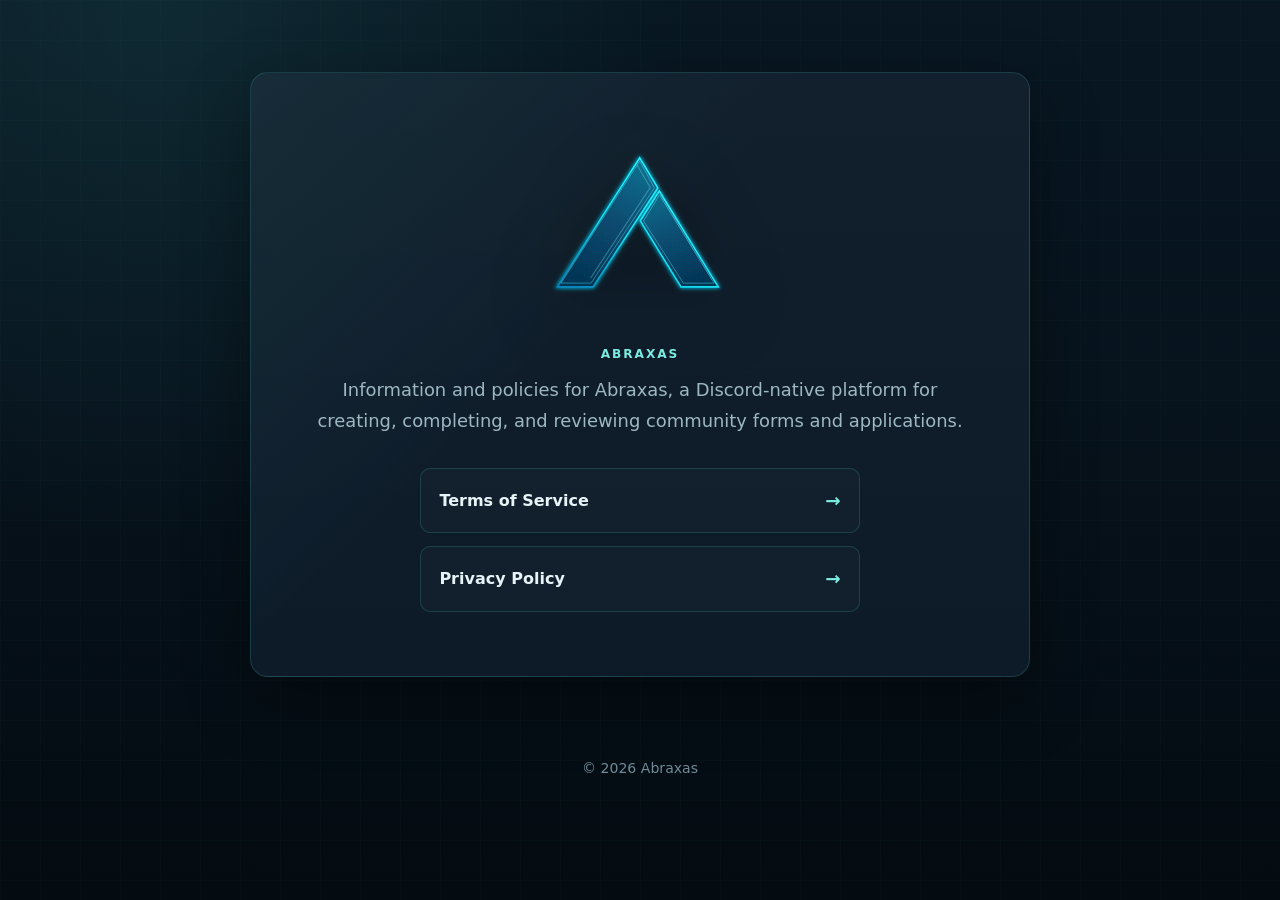
<file: index.html>
<!doctype html>
<html lang="en">
<head>
  <meta charset="utf-8">
  <meta name="viewport" content="width=device-width, initial-scale=1">
  <meta name="description" content="Information and policies for Abraxas, a Discord-native forms and applications platform.">
  <meta name="theme-color" content="#07131d">
  <link rel="icon" href="assets/abraxas-mark.svg" type="image/svg+xml">
  <link rel="stylesheet" href="styles.css">
  <title>Abraxas</title>
</head>
<body>
  <main>
    <section class="home-shell" aria-labelledby="site-title">
      <img class="home-mark" src="assets/abraxas-mark.svg" alt="Abraxas">
      <p class="eyebrow" id="site-title">Abraxas</p>
      <p class="lede">
        Information and policies for Abraxas, a Discord-native platform for creating,
        completing, and reviewing community forms and applications.
      </p>

      <nav class="links" aria-label="Abraxas policies">
        <a class="policy-link" href="termsofservice.html">
          <span>Terms of Service</span>
          <span class="arrow" aria-hidden="true">→</span>
        </a>
        <a class="policy-link" href="privacypolicy.html">
          <span>Privacy Policy</span>
          <span class="arrow" aria-hidden="true">→</span>
        </a>
      </nav>
    </section>
  </main>

  <footer>&copy; 2026 Abraxas</footer>
</body>
</html>
</file>
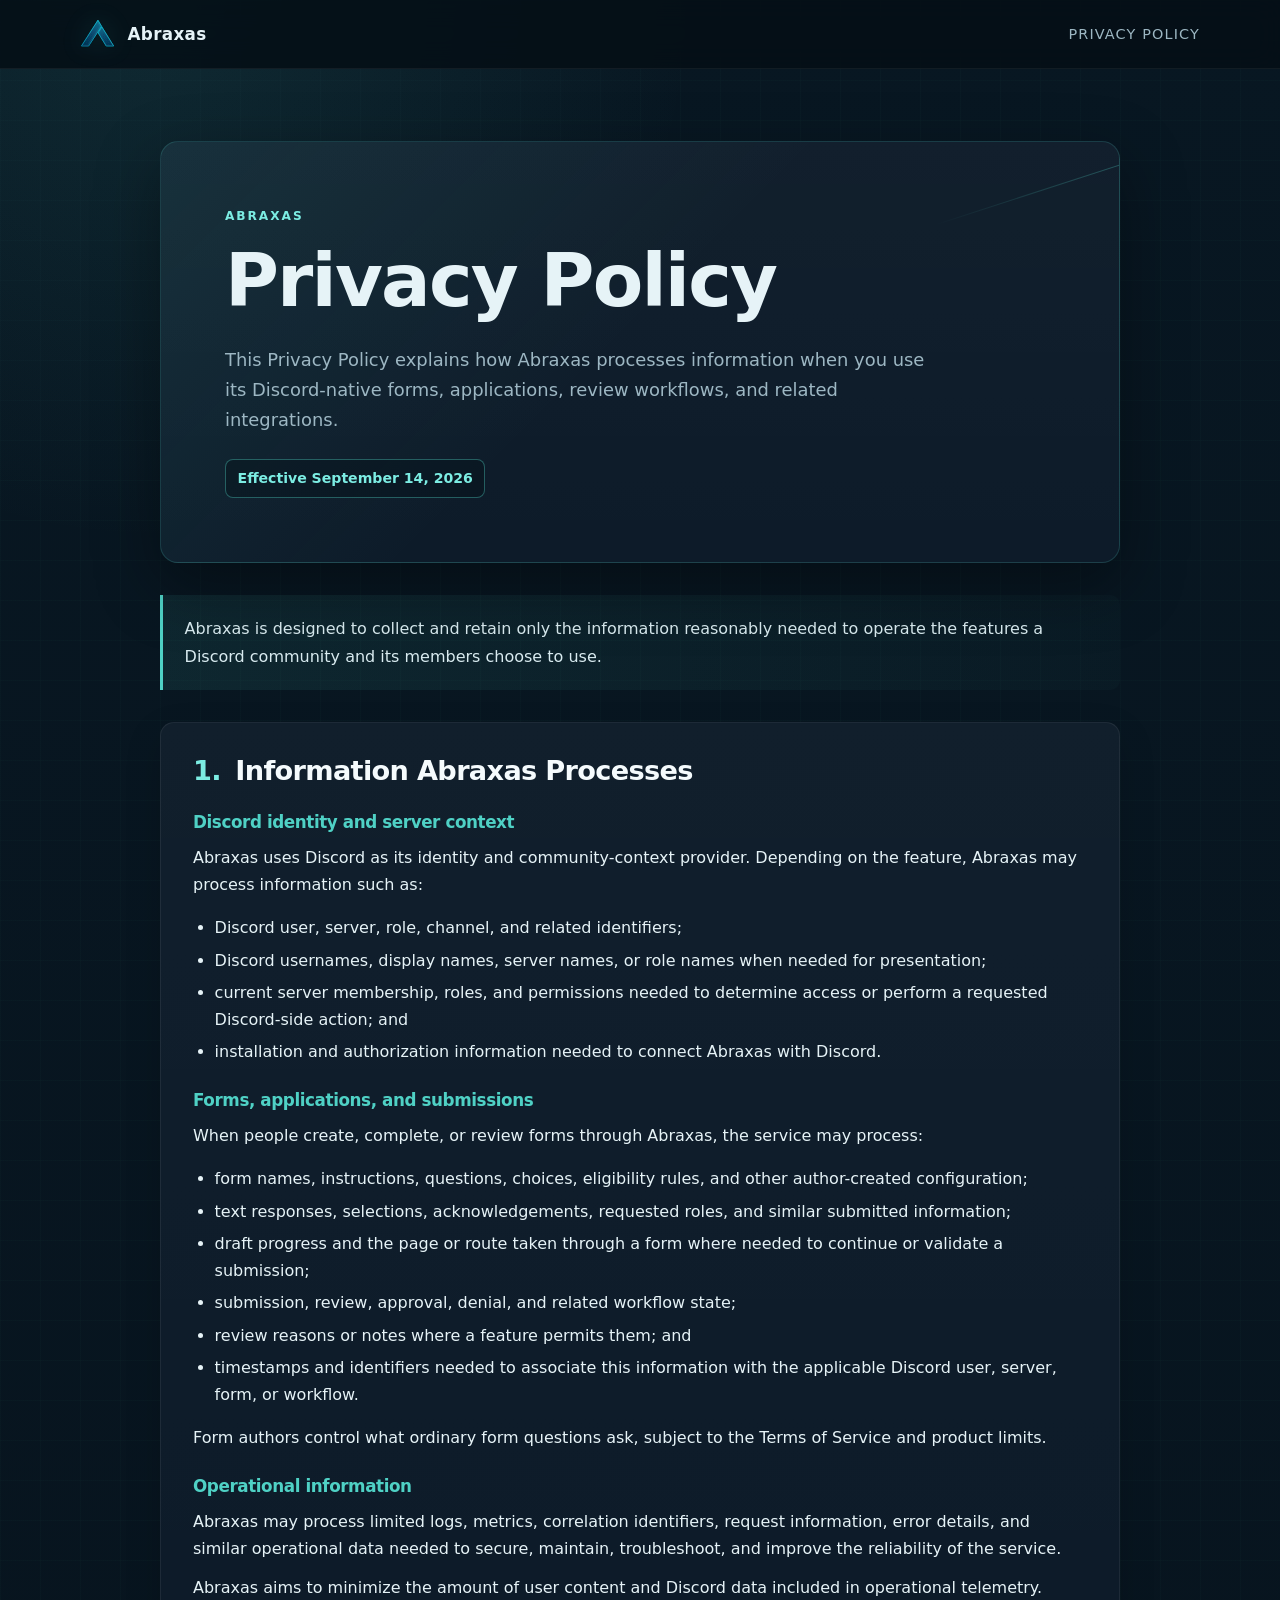
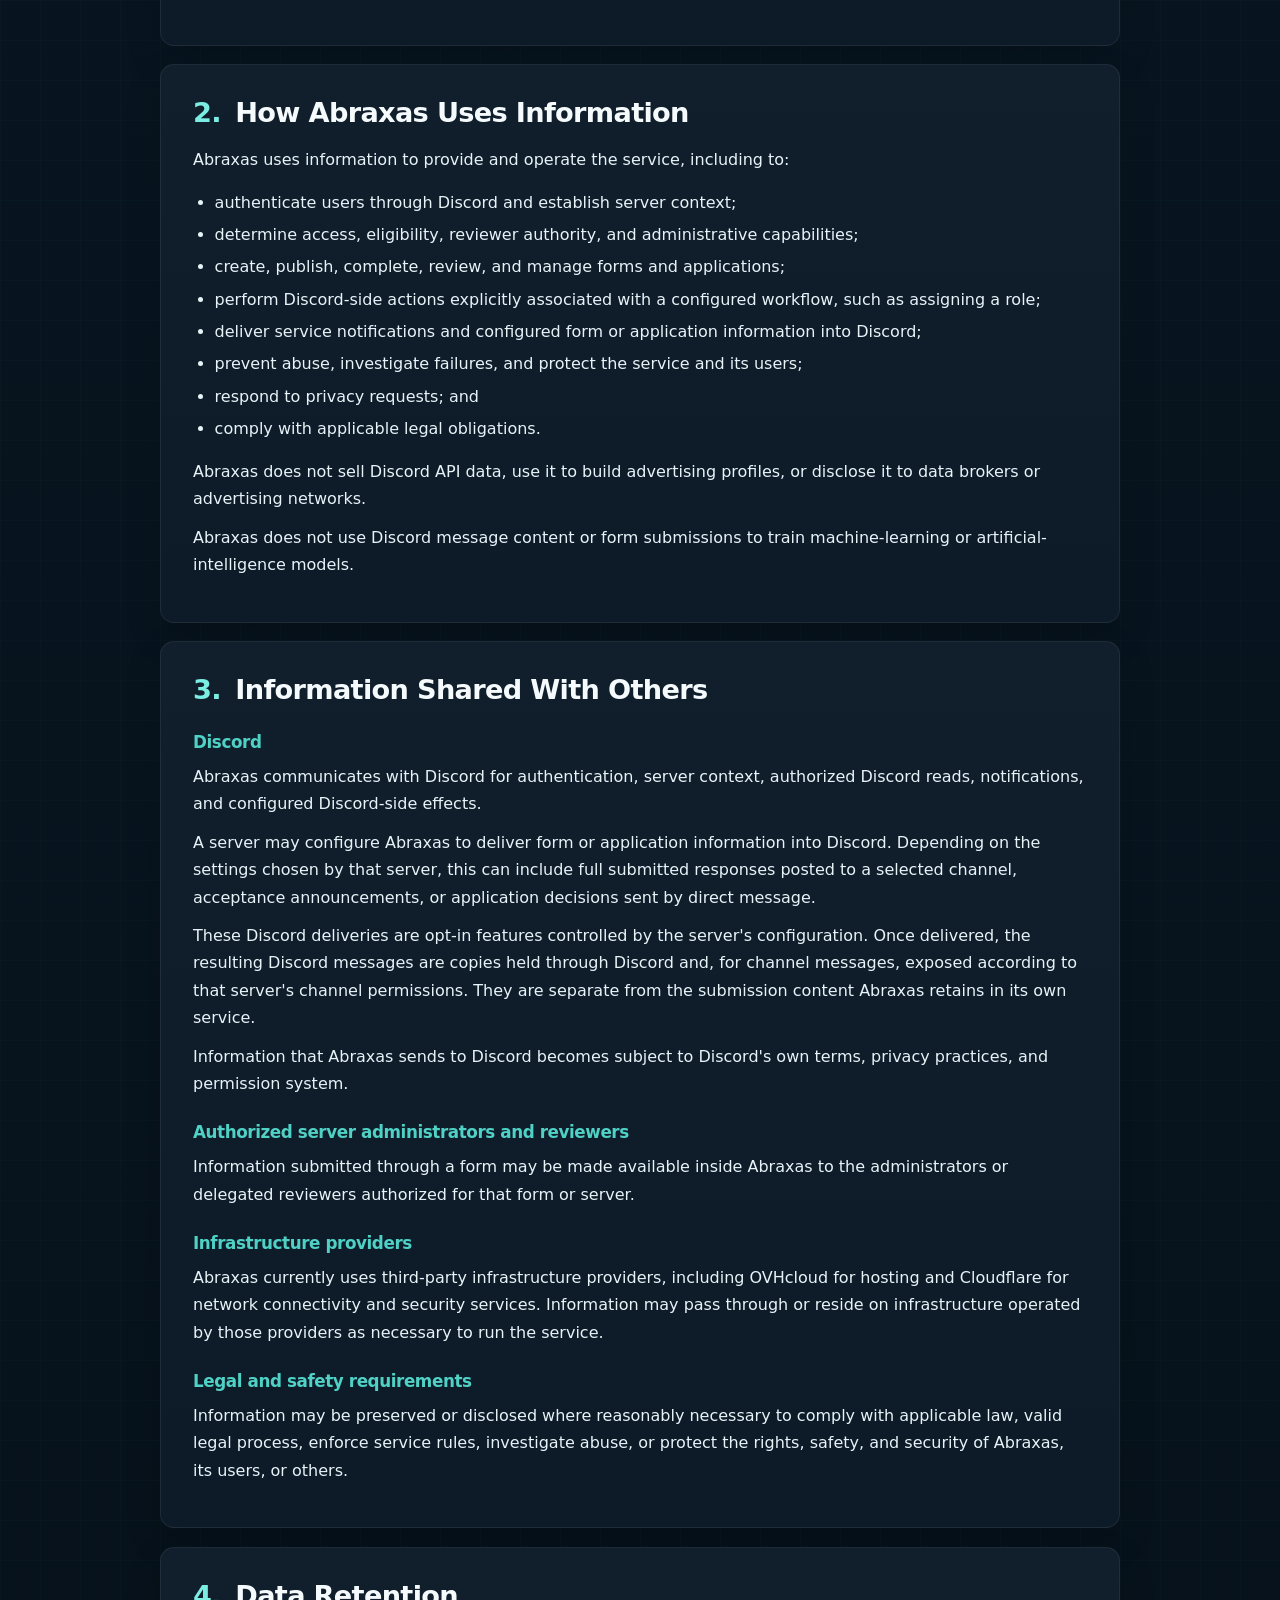
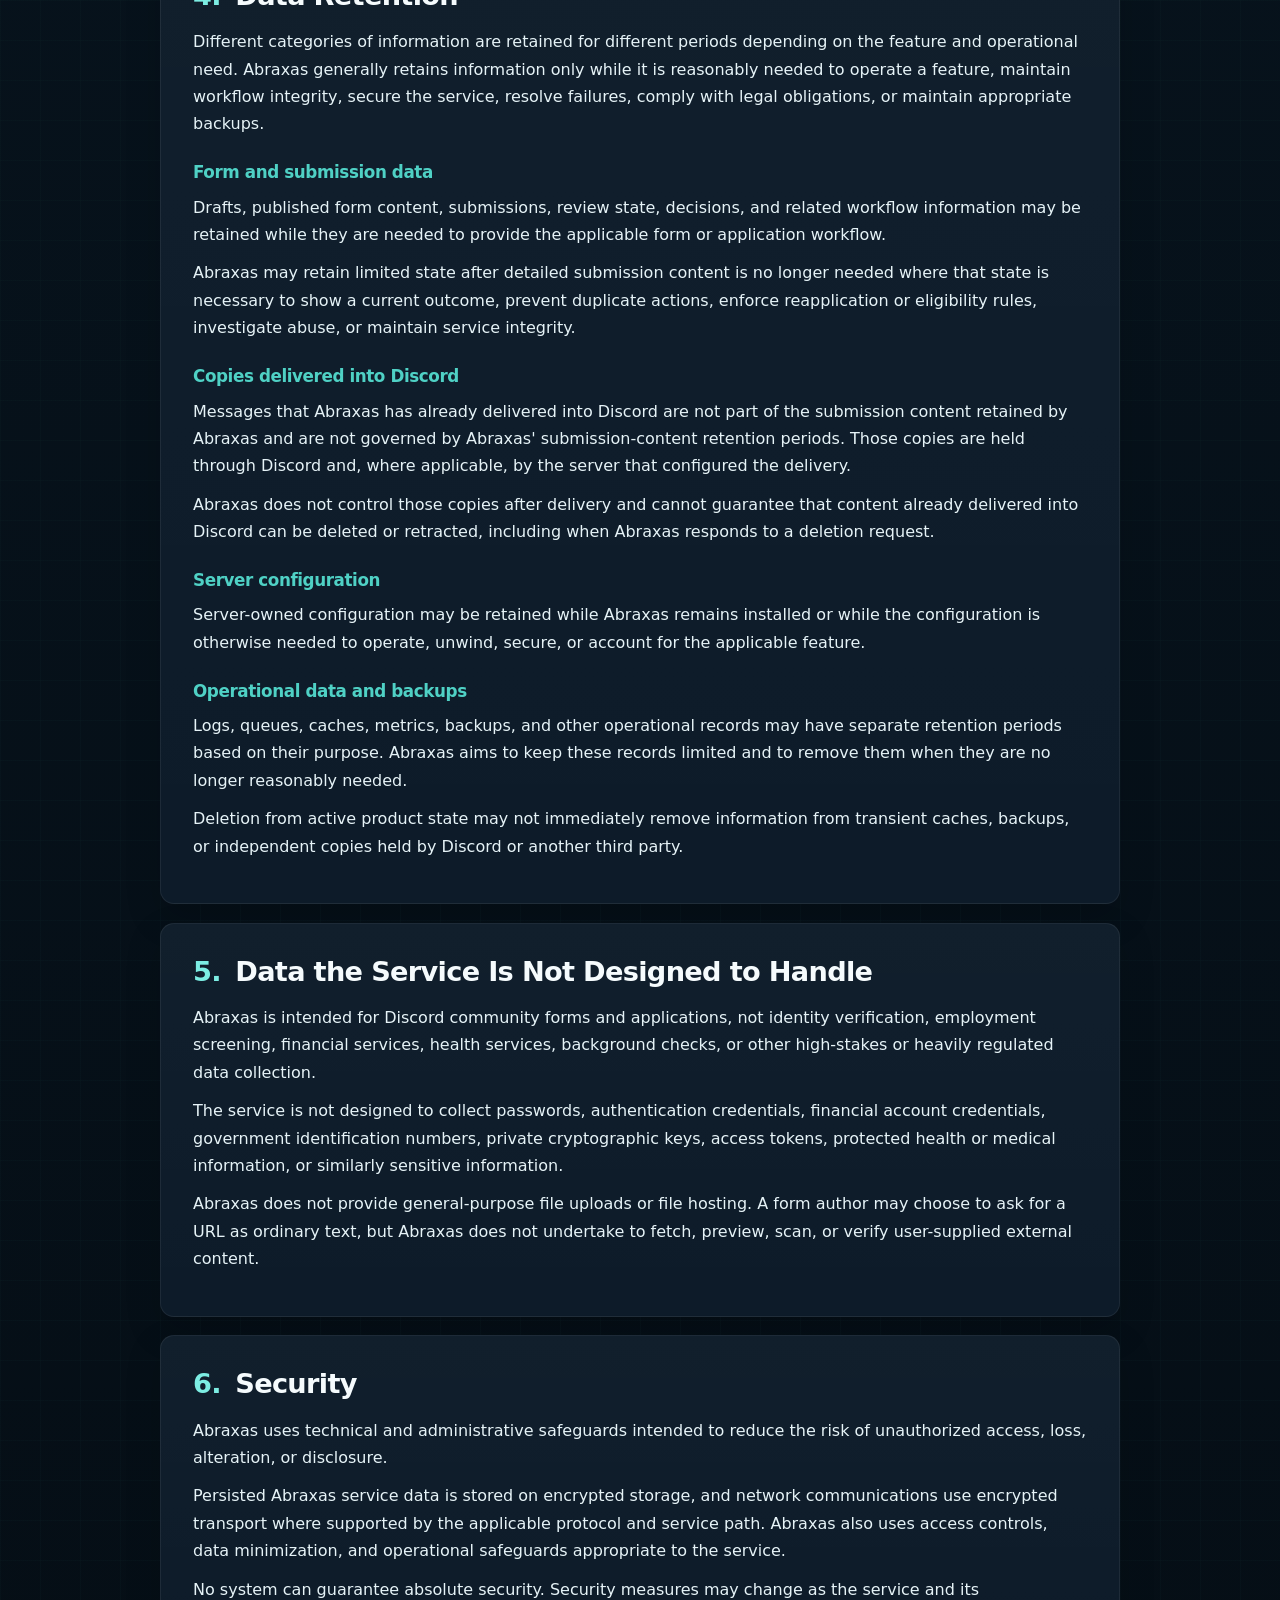
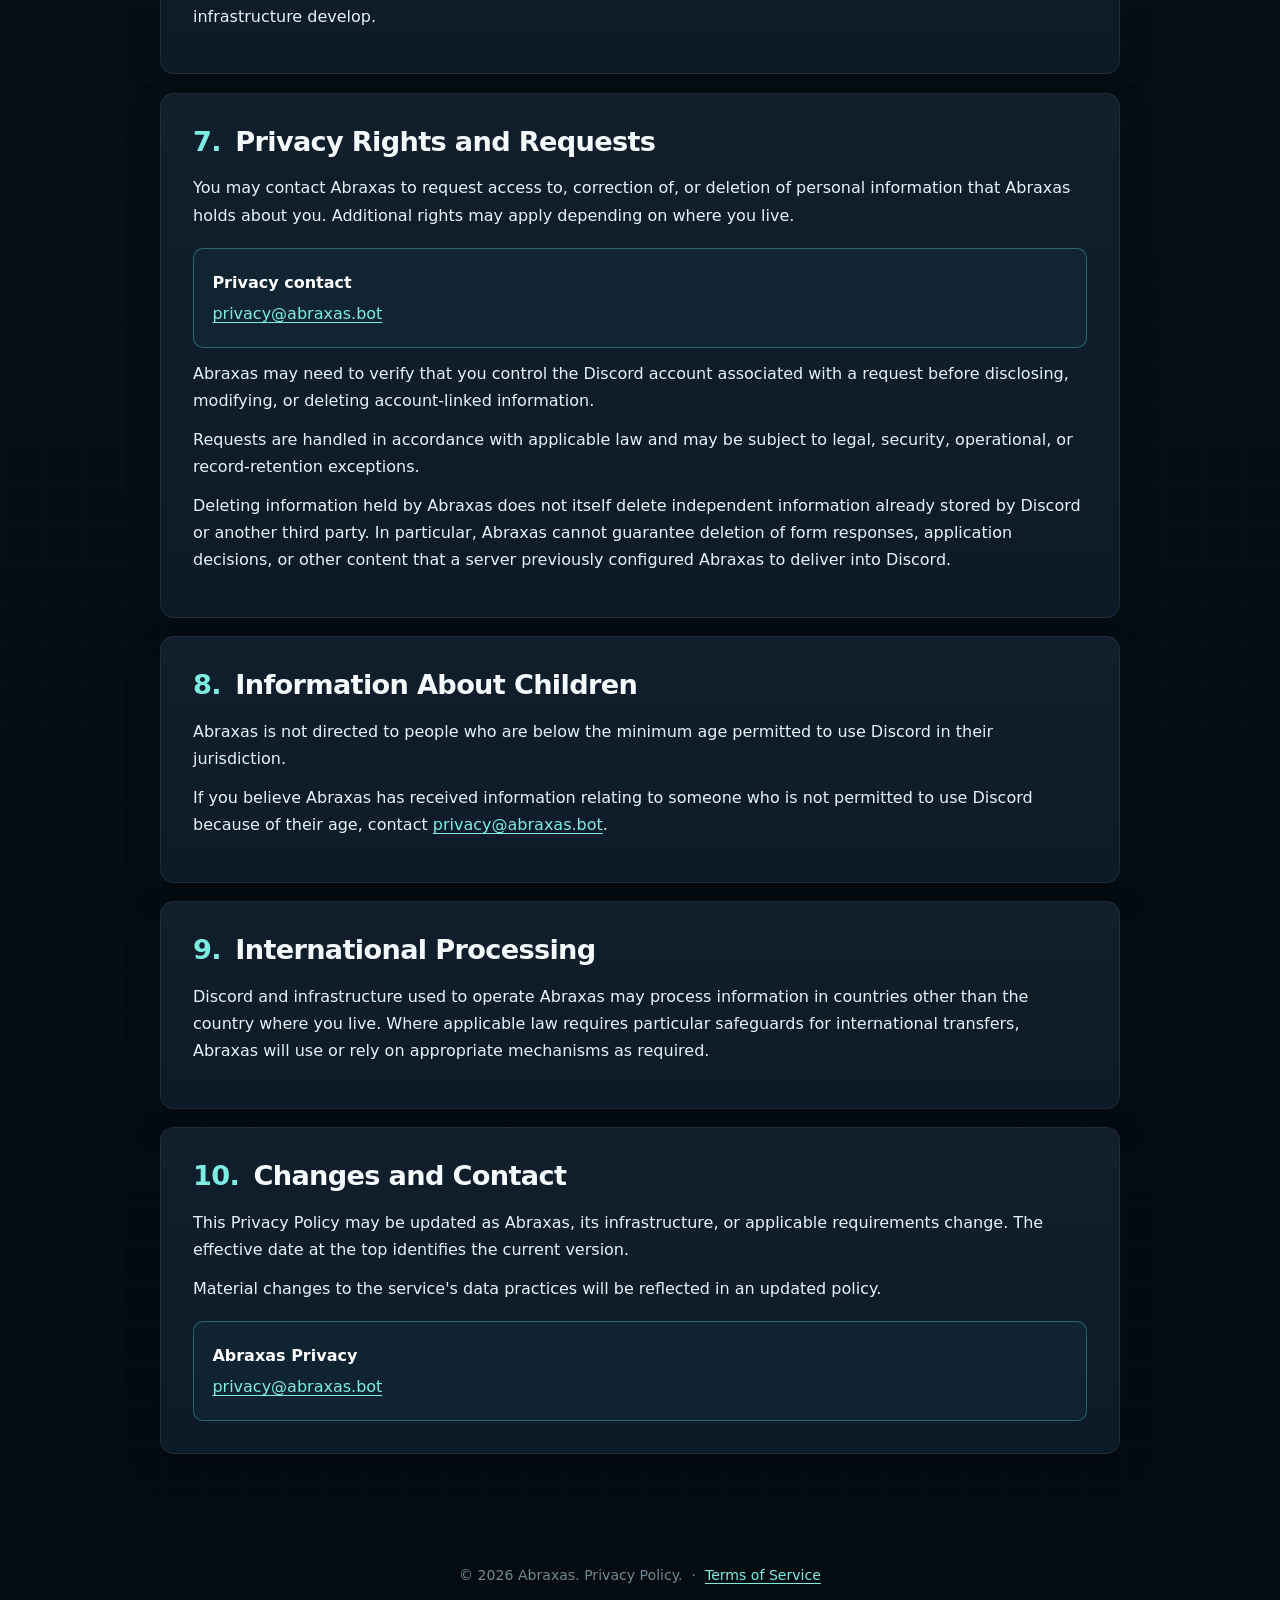
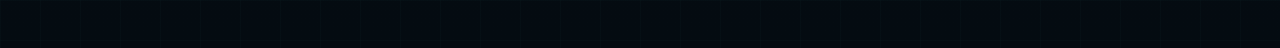
<file: privacypolicy.html>
<!doctype html>
<html lang="en">
<head>
  <meta charset="utf-8">
  <meta name="viewport" content="width=device-width, initial-scale=1">
  <meta name="description" content="Abraxas Privacy Policy describing how the service processes, uses, shares, retains, and protects information.">
  <meta name="theme-color" content="#07131d">
  <link rel="icon" href="assets/abraxas-mark.svg" type="image/svg+xml">
  <link rel="stylesheet" href="styles.css">
  <title>Privacy Policy | Abraxas</title>
</head>
<body>
  <a class="skip-link" href="#main-content">Skip to privacy policy</a>

  <header class="site-header">
    <div class="header-inner">
      <a class="brand" href="index.html" aria-label="Abraxas home">
        <img class="brand-logo" src="assets/abraxas-mark.svg" alt="">
        <span class="brand-name">Abraxas</span>
      </a>
      <span class="header-label">Privacy Policy</span>
    </div>
  </header>

  <main id="main-content">
    <section class="hero" aria-labelledby="page-title">
      <p class="eyebrow">Abraxas</p>
      <h1 id="page-title">Privacy Policy</h1>
      <p class="hero-lede">
        This Privacy Policy explains how Abraxas processes information when you use its
        Discord-native forms, applications, review workflows, and related integrations.
      </p>
      <div class="effective-date">Effective September 14, 2026</div>
    </section>

    <div class="principle">
      Abraxas is designed to collect and retain only the information reasonably needed to
      operate the features a Discord community and its members choose to use.
    </div>

    <section class="policy-section">
      <h2><span class="number">1.</span> Information Abraxas Processes</h2>

      <h3>Discord identity and server context</h3>
      <p>Abraxas uses Discord as its identity and community-context provider. Depending on the feature, Abraxas may process information such as:</p>
      <ul>
        <li>Discord user, server, role, channel, and related identifiers;</li>
        <li>Discord usernames, display names, server names, or role names when needed for presentation;</li>
        <li>current server membership, roles, and permissions needed to determine access or perform a requested Discord-side action; and</li>
        <li>installation and authorization information needed to connect Abraxas with Discord.</li>
      </ul>

      <h3>Forms, applications, and submissions</h3>
      <p>When people create, complete, or review forms through Abraxas, the service may process:</p>
      <ul>
        <li>form names, instructions, questions, choices, eligibility rules, and other author-created configuration;</li>
        <li>text responses, selections, acknowledgements, requested roles, and similar submitted information;</li>
        <li>draft progress and the page or route taken through a form where needed to continue or validate a submission;</li>
        <li>submission, review, approval, denial, and related workflow state;</li>
        <li>review reasons or notes where a feature permits them; and</li>
        <li>timestamps and identifiers needed to associate this information with the applicable Discord user, server, form, or workflow.</li>
      </ul>
      <p>Form authors control what ordinary form questions ask, subject to the Terms of Service and product limits.</p>

      <h3>Operational information</h3>
      <p>Abraxas may process limited logs, metrics, correlation identifiers, request information, error details, and similar operational data needed to secure, maintain, troubleshoot, and improve the reliability of the service.</p>
      <p>Abraxas aims to minimize the amount of user content and Discord data included in operational telemetry.</p>
    </section>

    <section class="policy-section">
      <h2><span class="number">2.</span> How Abraxas Uses Information</h2>
      <p>Abraxas uses information to provide and operate the service, including to:</p>
      <ul>
        <li>authenticate users through Discord and establish server context;</li>
        <li>determine access, eligibility, reviewer authority, and administrative capabilities;</li>
        <li>create, publish, complete, review, and manage forms and applications;</li>
        <li>perform Discord-side actions explicitly associated with a configured workflow, such as assigning a role;</li>
        <li>deliver service notifications and configured form or application information into Discord;</li>
        <li>prevent abuse, investigate failures, and protect the service and its users;</li>
        <li>respond to privacy requests; and</li>
        <li>comply with applicable legal obligations.</li>
      </ul>
      <p>Abraxas does not sell Discord API data, use it to build advertising profiles, or disclose it to data brokers or advertising networks.</p>
      <p>Abraxas does not use Discord message content or form submissions to train machine-learning or artificial-intelligence models.</p>
    </section>

    <section class="policy-section">
      <h2><span class="number">3.</span> Information Shared With Others</h2>

      <h3>Discord</h3>
      <p>Abraxas communicates with Discord for authentication, server context, authorized Discord reads, notifications, and configured Discord-side effects.</p>
      <p>A server may configure Abraxas to deliver form or application information into Discord. Depending on the settings chosen by that server, this can include full submitted responses posted to a selected channel, acceptance announcements, or application decisions sent by direct message.</p>
      <p>These Discord deliveries are opt-in features controlled by the server's configuration. Once delivered, the resulting Discord messages are copies held through Discord and, for channel messages, exposed according to that server's channel permissions. They are separate from the submission content Abraxas retains in its own service.</p>
      <p>Information that Abraxas sends to Discord becomes subject to Discord's own terms, privacy practices, and permission system.</p>

      <h3>Authorized server administrators and reviewers</h3>
      <p>Information submitted through a form may be made available inside Abraxas to the administrators or delegated reviewers authorized for that form or server.</p>

      <h3>Infrastructure providers</h3>
      <p>Abraxas currently uses third-party infrastructure providers, including OVHcloud for hosting and Cloudflare for network connectivity and security services. Information may pass through or reside on infrastructure operated by those providers as necessary to run the service.</p>

      <h3>Legal and safety requirements</h3>
      <p>Information may be preserved or disclosed where reasonably necessary to comply with applicable law, valid legal process, enforce service rules, investigate abuse, or protect the rights, safety, and security of Abraxas, its users, or others.</p>
    </section>

    <section class="policy-section">
      <h2><span class="number">4.</span> Data Retention</h2>
      <p>Different categories of information are retained for different periods depending on the feature and operational need. Abraxas generally retains information only while it is reasonably needed to operate a feature, maintain workflow integrity, secure the service, resolve failures, comply with legal obligations, or maintain appropriate backups.</p>

      <h3>Form and submission data</h3>
      <p>Drafts, published form content, submissions, review state, decisions, and related workflow information may be retained while they are needed to provide the applicable form or application workflow.</p>
      <p>Abraxas may retain limited state after detailed submission content is no longer needed where that state is necessary to show a current outcome, prevent duplicate actions, enforce reapplication or eligibility rules, investigate abuse, or maintain service integrity.</p>

      <h3>Copies delivered into Discord</h3>
      <p>Messages that Abraxas has already delivered into Discord are not part of the submission content retained by Abraxas and are not governed by Abraxas' submission-content retention periods. Those copies are held through Discord and, where applicable, by the server that configured the delivery.</p>
      <p>Abraxas does not control those copies after delivery and cannot guarantee that content already delivered into Discord can be deleted or retracted, including when Abraxas responds to a deletion request.</p>

      <h3>Server configuration</h3>
      <p>Server-owned configuration may be retained while Abraxas remains installed or while the configuration is otherwise needed to operate, unwind, secure, or account for the applicable feature.</p>

      <h3>Operational data and backups</h3>
      <p>Logs, queues, caches, metrics, backups, and other operational records may have separate retention periods based on their purpose. Abraxas aims to keep these records limited and to remove them when they are no longer reasonably needed.</p>
      <p>Deletion from active product state may not immediately remove information from transient caches, backups, or independent copies held by Discord or another third party.</p>
    </section>

    <section class="policy-section">
      <h2><span class="number">5.</span> Data the Service Is Not Designed to Handle</h2>
      <p>Abraxas is intended for Discord community forms and applications, not identity verification, employment screening, financial services, health services, background checks, or other high-stakes or heavily regulated data collection.</p>
      <p>The service is not designed to collect passwords, authentication credentials, financial account credentials, government identification numbers, private cryptographic keys, access tokens, protected health or medical information, or similarly sensitive information.</p>
      <p>Abraxas does not provide general-purpose file uploads or file hosting. A form author may choose to ask for a URL as ordinary text, but Abraxas does not undertake to fetch, preview, scan, or verify user-supplied external content.</p>
    </section>

    <section class="policy-section">
      <h2><span class="number">6.</span> Security</h2>
      <p>Abraxas uses technical and administrative safeguards intended to reduce the risk of unauthorized access, loss, alteration, or disclosure.</p>
      <p>Persisted Abraxas service data is stored on encrypted storage, and network communications use encrypted transport where supported by the applicable protocol and service path. Abraxas also uses access controls, data minimization, and operational safeguards appropriate to the service.</p>
      <p>No system can guarantee absolute security. Security measures may change as the service and its infrastructure develop.</p>
    </section>

    <section class="policy-section">
      <h2><span class="number">7.</span> Privacy Rights and Requests</h2>
      <p>You may contact Abraxas to request access to, correction of, or deletion of personal information that Abraxas holds about you. Additional rights may apply depending on where you live.</p>
      <div class="contact-card">
        <p><strong>Privacy contact</strong></p>
        <p><a href="mailto:privacy@abraxas.bot">privacy@abraxas.bot</a></p>
      </div>
      <p>Abraxas may need to verify that you control the Discord account associated with a request before disclosing, modifying, or deleting account-linked information.</p>
      <p>Requests are handled in accordance with applicable law and may be subject to legal, security, operational, or record-retention exceptions.</p>
      <p>Deleting information held by Abraxas does not itself delete independent information already stored by Discord or another third party. In particular, Abraxas cannot guarantee deletion of form responses, application decisions, or other content that a server previously configured Abraxas to deliver into Discord.</p>
    </section>

    <section class="policy-section">
      <h2><span class="number">8.</span> Information About Children</h2>
      <p>Abraxas is not directed to people who are below the minimum age permitted to use Discord in their jurisdiction.</p>
      <p>If you believe Abraxas has received information relating to someone who is not permitted to use Discord because of their age, contact <a href="mailto:privacy@abraxas.bot">privacy@abraxas.bot</a>.</p>
    </section>

    <section class="policy-section">
      <h2><span class="number">9.</span> International Processing</h2>
      <p>Discord and infrastructure used to operate Abraxas may process information in countries other than the country where you live. Where applicable law requires particular safeguards for international transfers, Abraxas will use or rely on appropriate mechanisms as required.</p>
    </section>

    <section class="policy-section">
      <h2><span class="number">10.</span> Changes and Contact</h2>
      <p>This Privacy Policy may be updated as Abraxas, its infrastructure, or applicable requirements change. The effective date at the top identifies the current version.</p>
      <p>Material changes to the service's data practices will be reflected in an updated policy.</p>
      <div class="contact-card">
        <p><strong>Abraxas Privacy</strong></p>
        <p><a href="mailto:privacy@abraxas.bot">privacy@abraxas.bot</a></p>
      </div>
    </section>
  </main>

  <footer>
    <p>&copy; 2026 Abraxas. Privacy Policy. &nbsp;·&nbsp; <a href="termsofservice.html">Terms of Service</a></p>
  </footer>
</body>
</html>
</file>
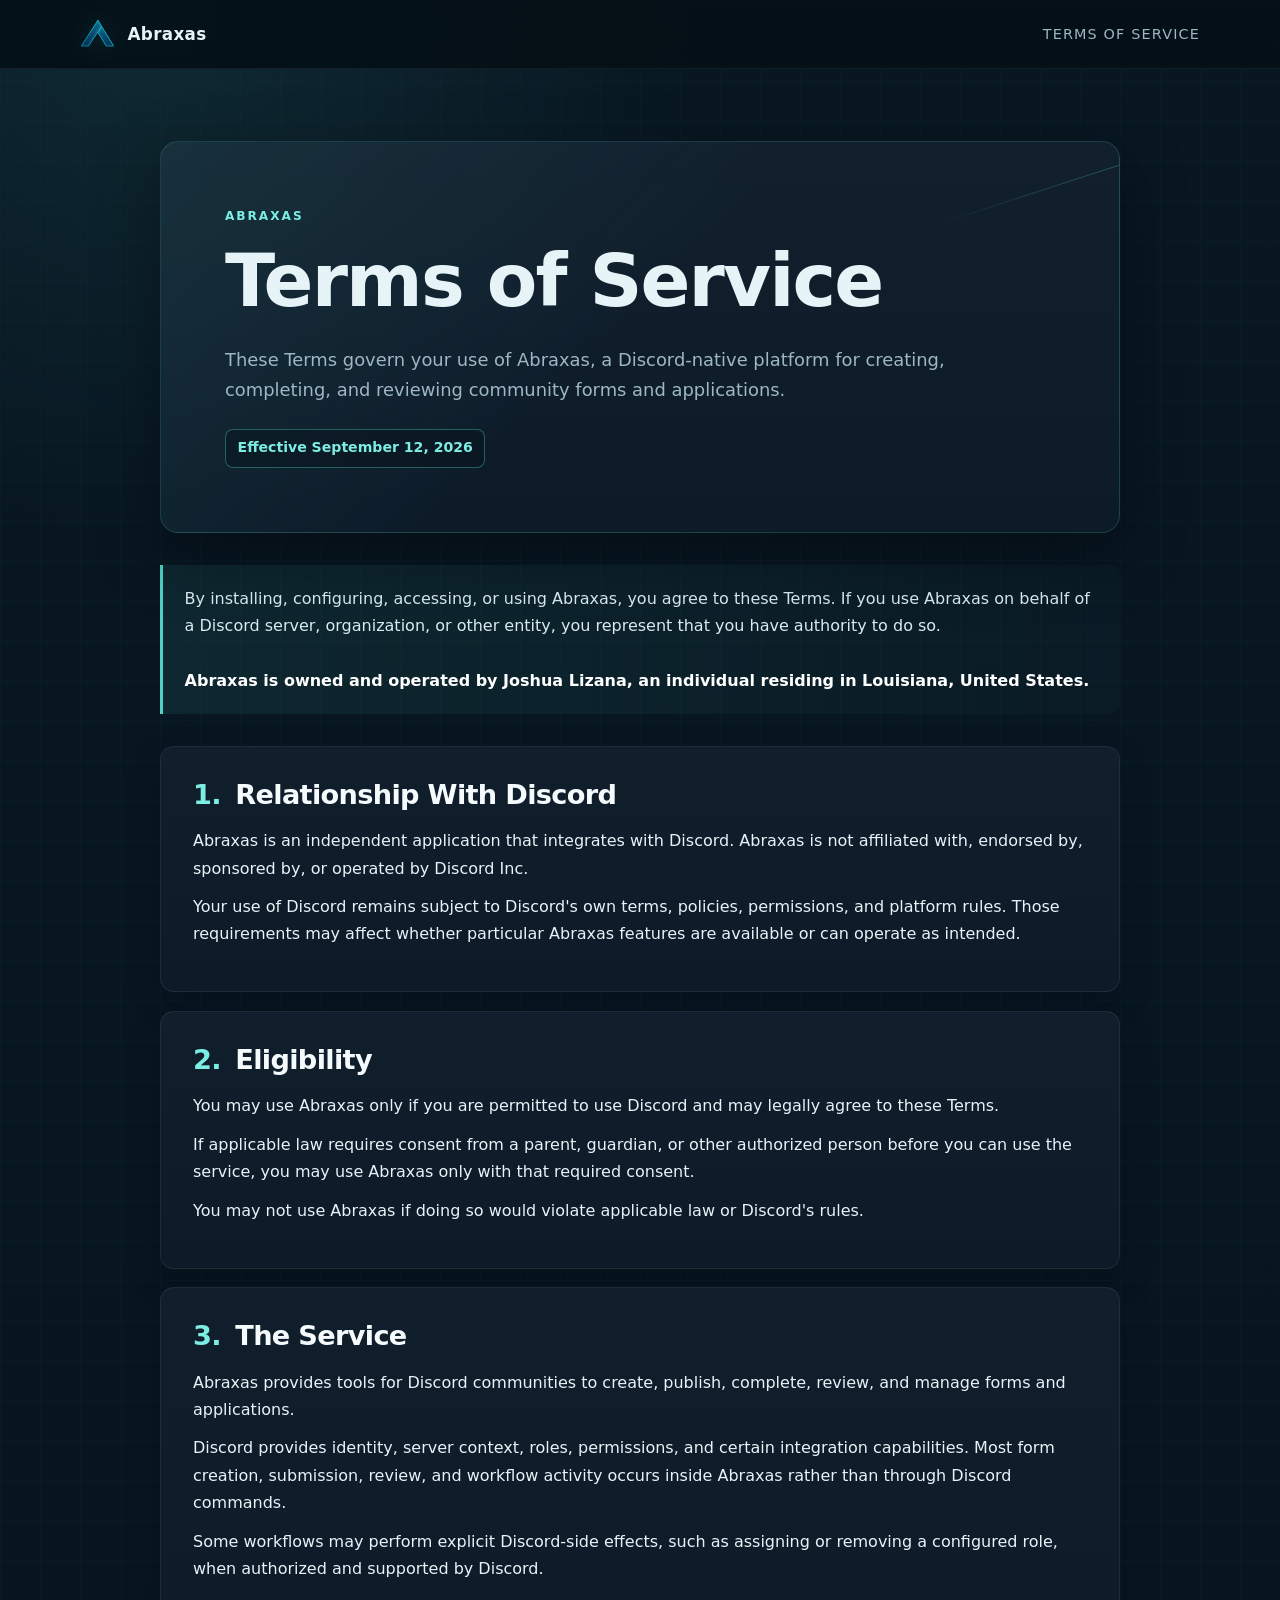
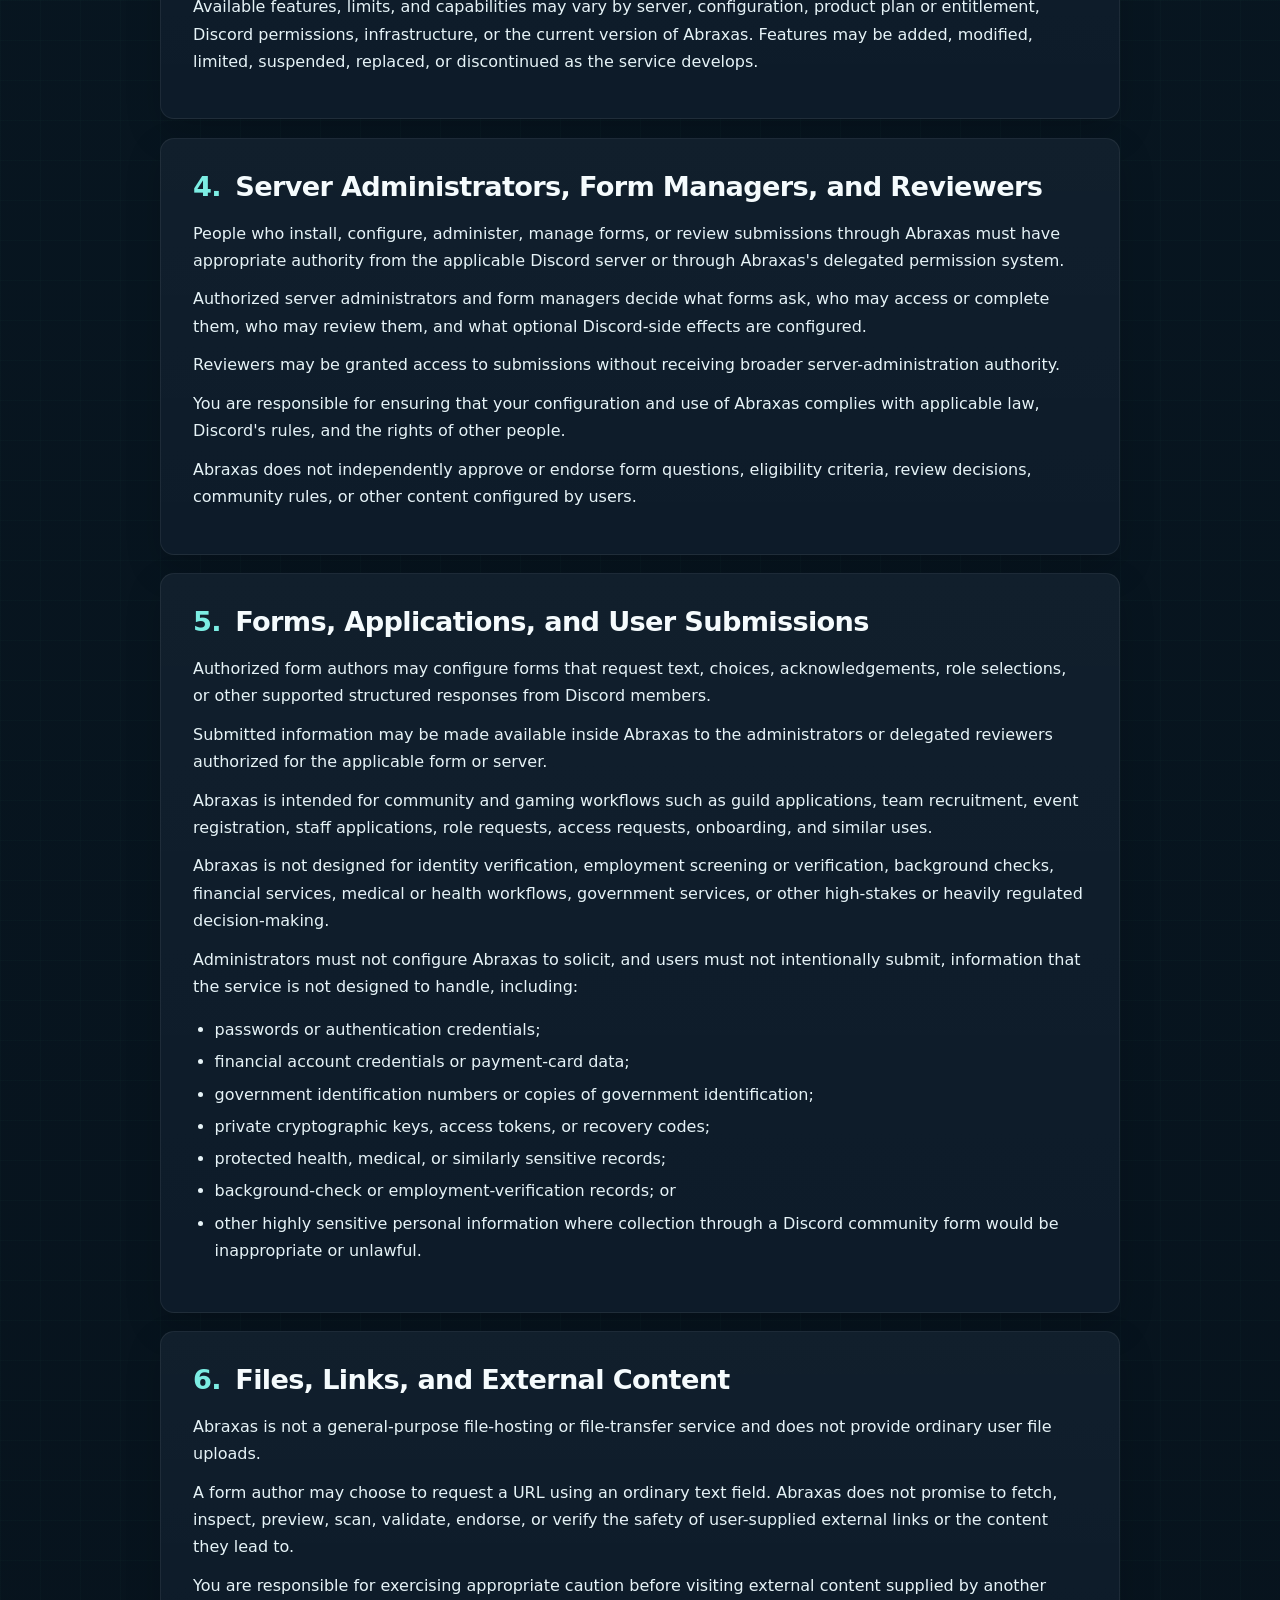
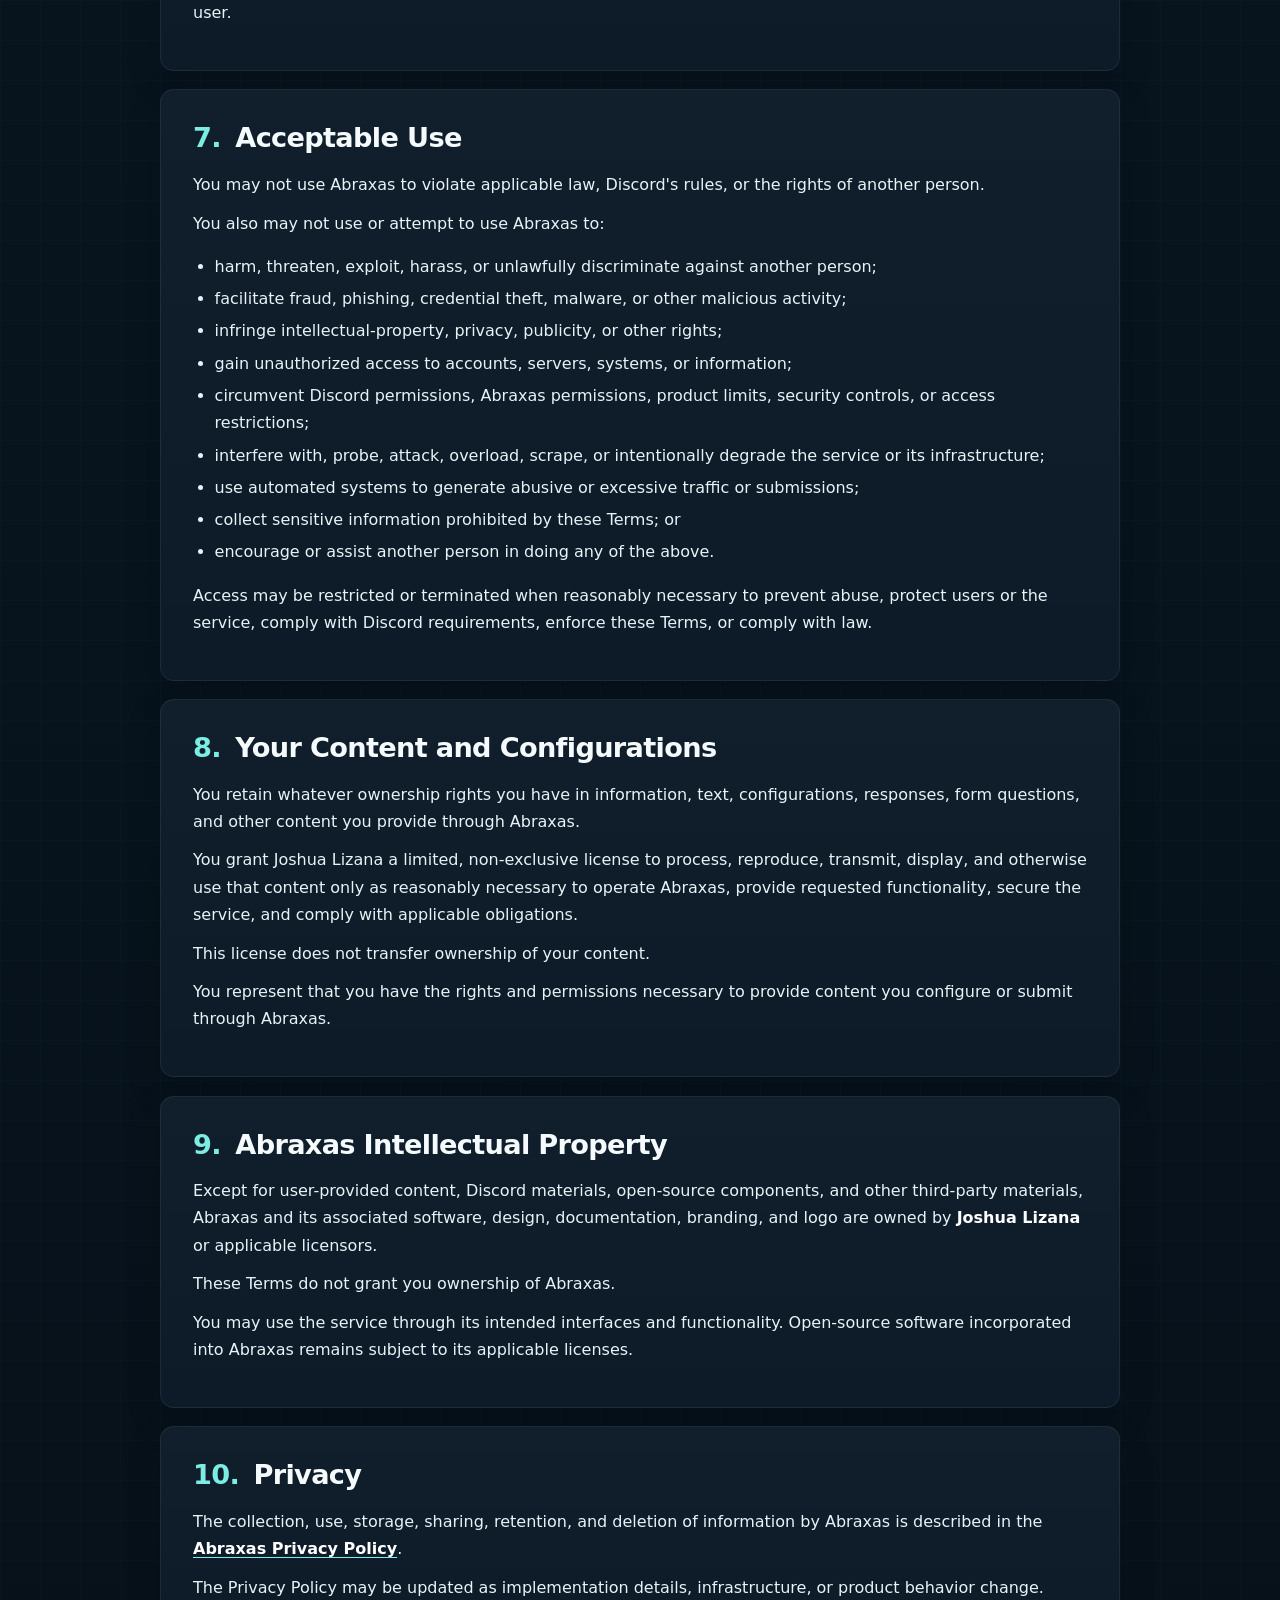
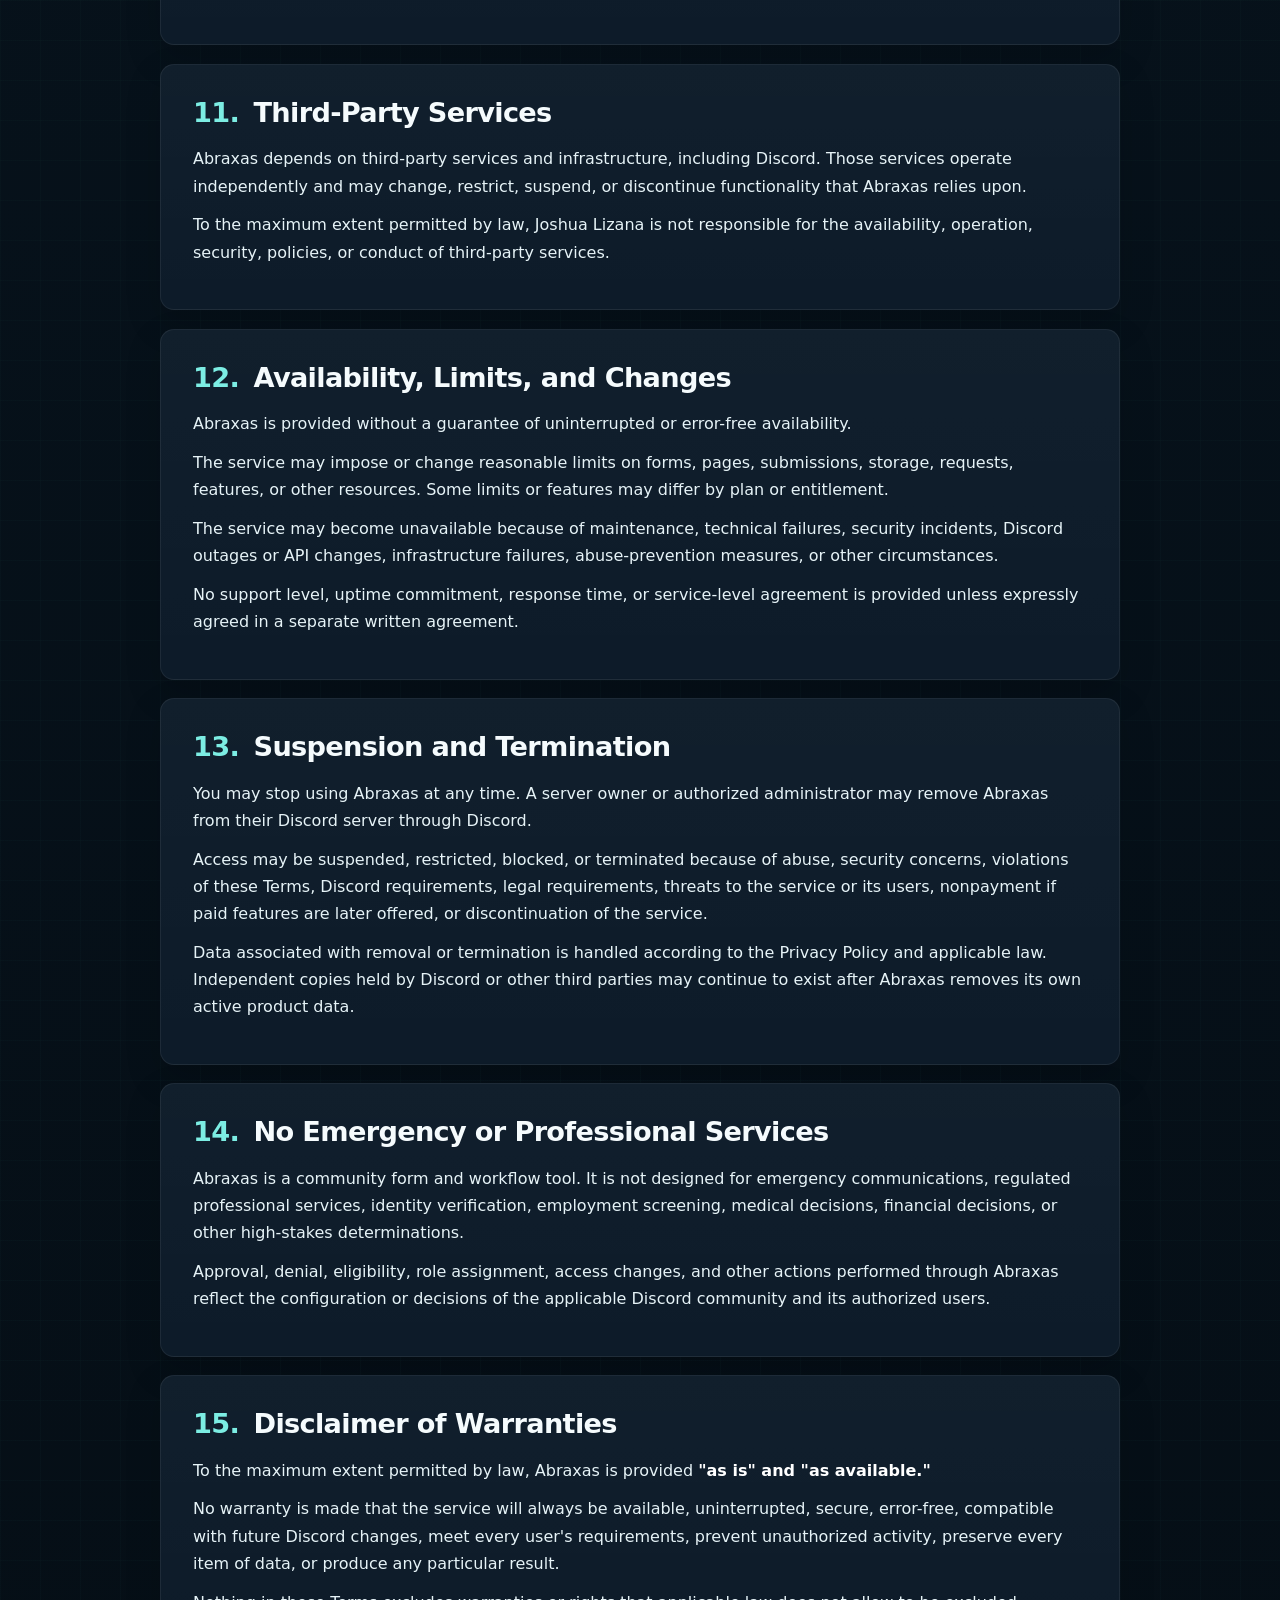
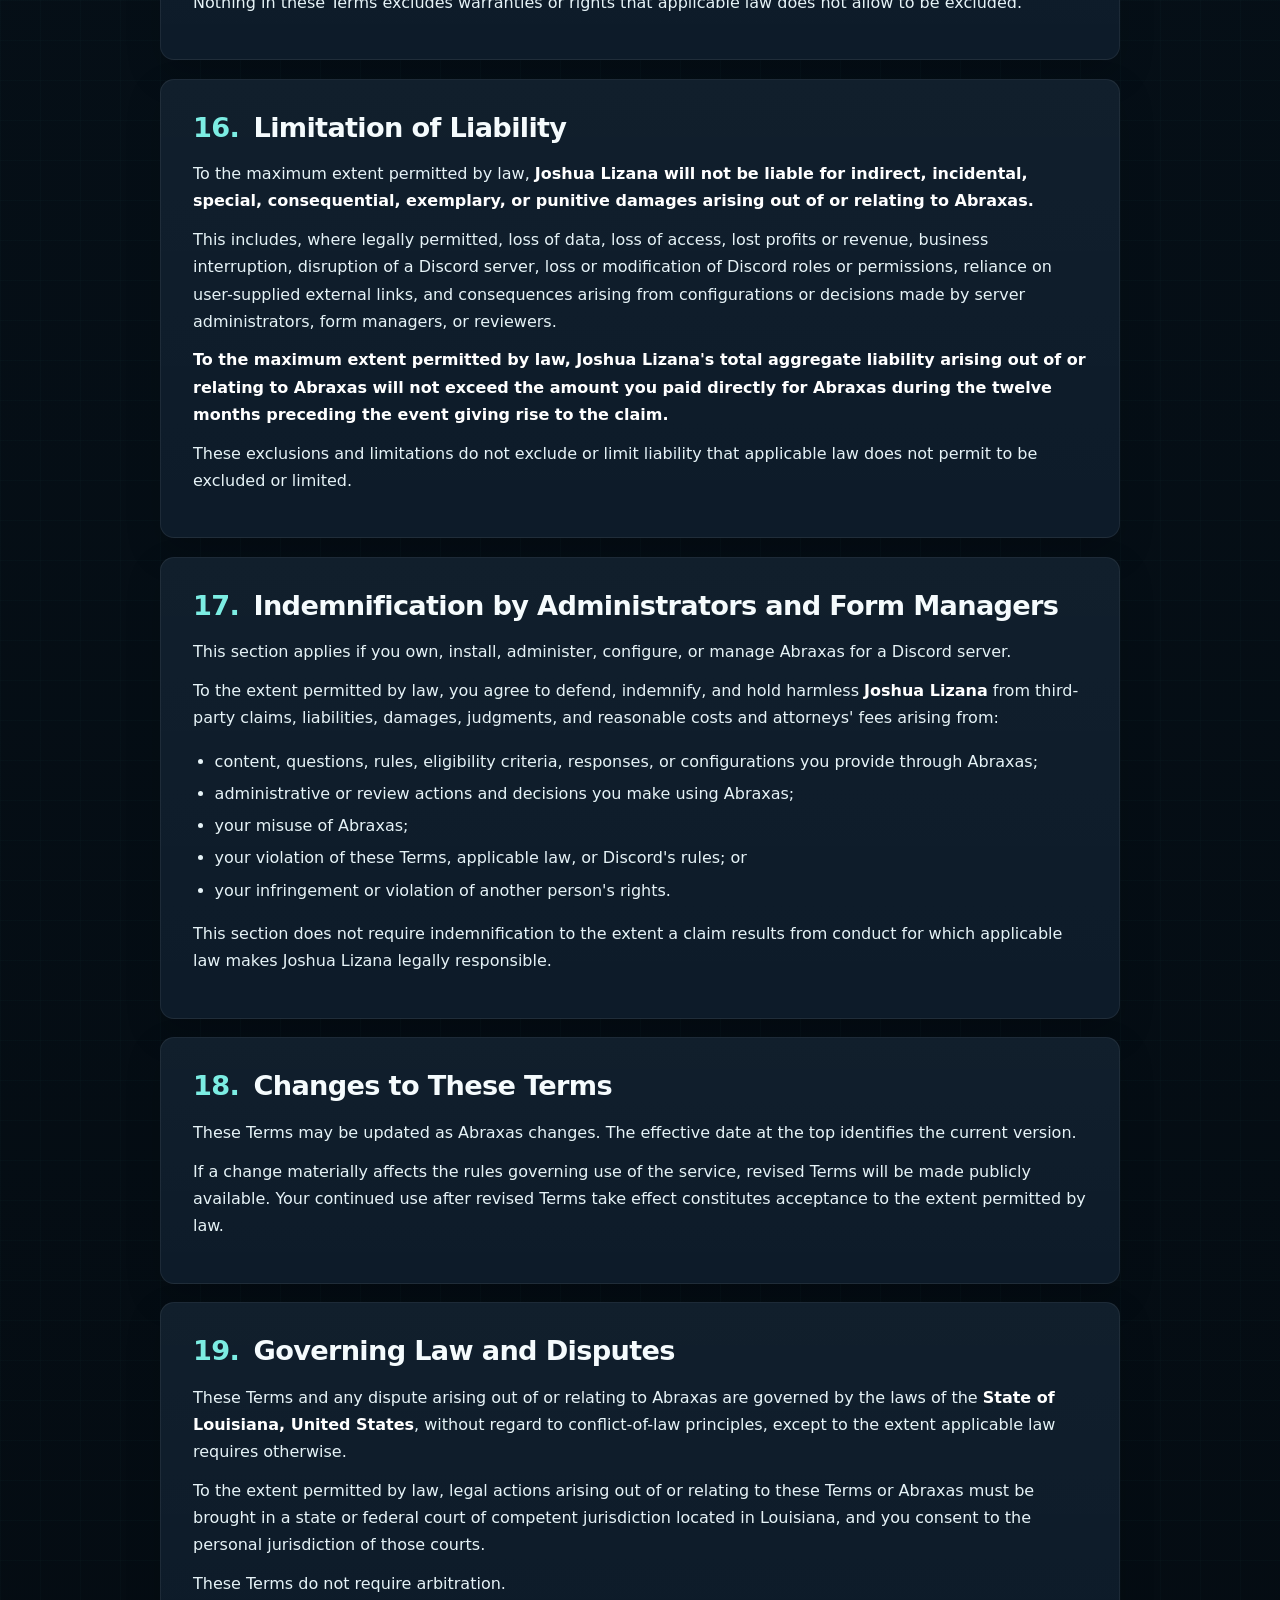
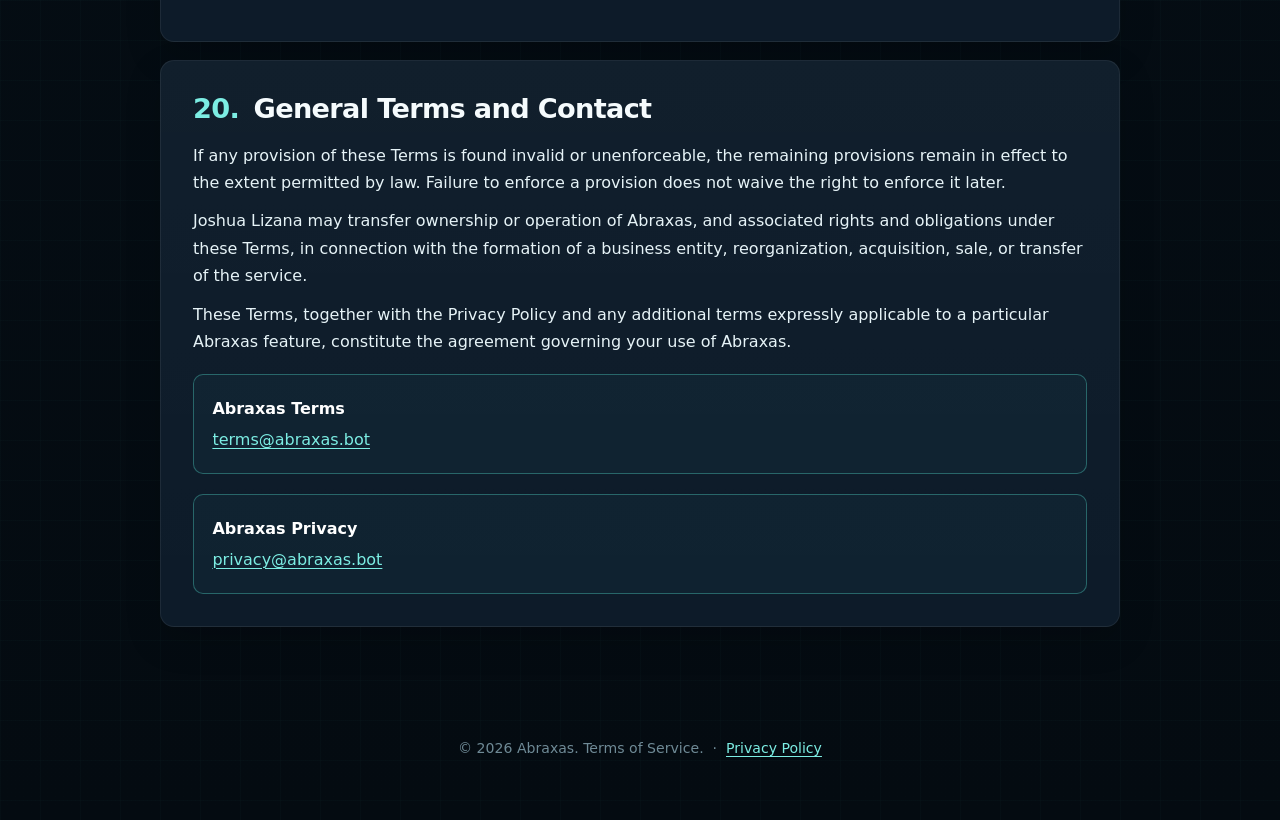
<file: termsofservice.html>
<!doctype html>
<html lang="en">
<head>
  <meta charset="utf-8">
  <meta name="viewport" content="width=device-width, initial-scale=1">
  <meta name="description" content="Terms of Service for Abraxas, a Discord-native forms and applications platform.">
  <meta name="theme-color" content="#07131d">
  <link rel="icon" href="assets/abraxas-mark.svg" type="image/svg+xml">
  <link rel="stylesheet" href="styles.css">
  <title>Terms of Service | Abraxas</title>
</head>
<body>
  <a class="skip-link" href="#main-content">Skip to Terms of Service</a>

  <header class="site-header">
    <div class="header-inner">
      <a class="brand" href="index.html" aria-label="Abraxas home">
        <img class="brand-logo" src="assets/abraxas-mark.svg" alt="">
        <span class="brand-name">Abraxas</span>
      </a>
      <span class="header-label">Terms of Service</span>
    </div>
  </header>

  <main id="main-content">
    <section class="hero" aria-labelledby="page-title">
      <p class="eyebrow">Abraxas</p>
      <h1 id="page-title">Terms of Service</h1>
      <p class="hero-lede">
        These Terms govern your use of Abraxas, a Discord-native platform for creating,
        completing, and reviewing community forms and applications.
      </p>
      <div class="effective-date">Effective September 12, 2026</div>
    </section>

    <div class="notice">
      By installing, configuring, accessing, or using Abraxas, you agree to these Terms.
      If you use Abraxas on behalf of a Discord server, organization, or other entity,
      you represent that you have authority to do so.
      <br><br>
      <strong>Abraxas is owned and operated by Joshua Lizana, an individual residing in Louisiana, United States.</strong>
    </div>

    <section class="policy-section">
      <h2><span class="number">1.</span> Relationship With Discord</h2>
      <p>Abraxas is an independent application that integrates with Discord. Abraxas is not affiliated with, endorsed by, sponsored by, or operated by Discord Inc.</p>
      <p>Your use of Discord remains subject to Discord's own terms, policies, permissions, and platform rules. Those requirements may affect whether particular Abraxas features are available or can operate as intended.</p>
    </section>

    <section class="policy-section">
      <h2><span class="number">2.</span> Eligibility</h2>
      <p>You may use Abraxas only if you are permitted to use Discord and may legally agree to these Terms.</p>
      <p>If applicable law requires consent from a parent, guardian, or other authorized person before you can use the service, you may use Abraxas only with that required consent.</p>
      <p>You may not use Abraxas if doing so would violate applicable law or Discord's rules.</p>
    </section>

    <section class="policy-section">
      <h2><span class="number">3.</span> The Service</h2>
      <p>Abraxas provides tools for Discord communities to create, publish, complete, review, and manage forms and applications.</p>
      <p>Discord provides identity, server context, roles, permissions, and certain integration capabilities. Most form creation, submission, review, and workflow activity occurs inside Abraxas rather than through Discord commands.</p>
      <p>Some workflows may perform explicit Discord-side effects, such as assigning or removing a configured role, when authorized and supported by Discord.</p>
      <p>Available features, limits, and capabilities may vary by server, configuration, product plan or entitlement, Discord permissions, infrastructure, or the current version of Abraxas. Features may be added, modified, limited, suspended, replaced, or discontinued as the service develops.</p>
    </section>

    <section class="policy-section">
      <h2><span class="number">4.</span> Server Administrators, Form Managers, and Reviewers</h2>
      <p>People who install, configure, administer, manage forms, or review submissions through Abraxas must have appropriate authority from the applicable Discord server or through Abraxas's delegated permission system.</p>
      <p>Authorized server administrators and form managers decide what forms ask, who may access or complete them, who may review them, and what optional Discord-side effects are configured.</p>
      <p>Reviewers may be granted access to submissions without receiving broader server-administration authority.</p>
      <p>You are responsible for ensuring that your configuration and use of Abraxas complies with applicable law, Discord's rules, and the rights of other people.</p>
      <p>Abraxas does not independently approve or endorse form questions, eligibility criteria, review decisions, community rules, or other content configured by users.</p>
    </section>

    <section class="policy-section">
      <h2><span class="number">5.</span> Forms, Applications, and User Submissions</h2>
      <p>Authorized form authors may configure forms that request text, choices, acknowledgements, role selections, or other supported structured responses from Discord members.</p>
      <p>Submitted information may be made available inside Abraxas to the administrators or delegated reviewers authorized for the applicable form or server.</p>
      <p>Abraxas is intended for community and gaming workflows such as guild applications, team recruitment, event registration, staff applications, role requests, access requests, onboarding, and similar uses.</p>
      <p>Abraxas is not designed for identity verification, employment screening or verification, background checks, financial services, medical or health workflows, government services, or other high-stakes or heavily regulated decision-making.</p>
      <p>Administrators must not configure Abraxas to solicit, and users must not intentionally submit, information that the service is not designed to handle, including:</p>
      <ul>
        <li>passwords or authentication credentials;</li>
        <li>financial account credentials or payment-card data;</li>
        <li>government identification numbers or copies of government identification;</li>
        <li>private cryptographic keys, access tokens, or recovery codes;</li>
        <li>protected health, medical, or similarly sensitive records;</li>
        <li>background-check or employment-verification records; or</li>
        <li>other highly sensitive personal information where collection through a Discord community form would be inappropriate or unlawful.</li>
      </ul>
    </section>

    <section class="policy-section">
      <h2><span class="number">6.</span> Files, Links, and External Content</h2>
      <p>Abraxas is not a general-purpose file-hosting or file-transfer service and does not provide ordinary user file uploads.</p>
      <p>A form author may choose to request a URL using an ordinary text field. Abraxas does not promise to fetch, inspect, preview, scan, validate, endorse, or verify the safety of user-supplied external links or the content they lead to.</p>
      <p>You are responsible for exercising appropriate caution before visiting external content supplied by another user.</p>
    </section>

    <section class="policy-section">
      <h2><span class="number">7.</span> Acceptable Use</h2>
      <p>You may not use Abraxas to violate applicable law, Discord's rules, or the rights of another person.</p>
      <p>You also may not use or attempt to use Abraxas to:</p>
      <ul>
        <li>harm, threaten, exploit, harass, or unlawfully discriminate against another person;</li>
        <li>facilitate fraud, phishing, credential theft, malware, or other malicious activity;</li>
        <li>infringe intellectual-property, privacy, publicity, or other rights;</li>
        <li>gain unauthorized access to accounts, servers, systems, or information;</li>
        <li>circumvent Discord permissions, Abraxas permissions, product limits, security controls, or access restrictions;</li>
        <li>interfere with, probe, attack, overload, scrape, or intentionally degrade the service or its infrastructure;</li>
        <li>use automated systems to generate abusive or excessive traffic or submissions;</li>
        <li>collect sensitive information prohibited by these Terms; or</li>
        <li>encourage or assist another person in doing any of the above.</li>
      </ul>
      <p>Access may be restricted or terminated when reasonably necessary to prevent abuse, protect users or the service, comply with Discord requirements, enforce these Terms, or comply with law.</p>
    </section>

    <section class="policy-section">
      <h2><span class="number">8.</span> Your Content and Configurations</h2>
      <p>You retain whatever ownership rights you have in information, text, configurations, responses, form questions, and other content you provide through Abraxas.</p>
      <p>You grant Joshua Lizana a limited, non-exclusive license to process, reproduce, transmit, display, and otherwise use that content only as reasonably necessary to operate Abraxas, provide requested functionality, secure the service, and comply with applicable obligations.</p>
      <p>This license does not transfer ownership of your content.</p>
      <p>You represent that you have the rights and permissions necessary to provide content you configure or submit through Abraxas.</p>
    </section>

    <section class="policy-section">
      <h2><span class="number">9.</span> Abraxas Intellectual Property</h2>
      <p>Except for user-provided content, Discord materials, open-source components, and other third-party materials, Abraxas and its associated software, design, documentation, branding, and logo are owned by <strong>Joshua Lizana</strong> or applicable licensors.</p>
      <p>These Terms do not grant you ownership of Abraxas.</p>
      <p>You may use the service through its intended interfaces and functionality. Open-source software incorporated into Abraxas remains subject to its applicable licenses.</p>
    </section>

    <section class="policy-section">
      <h2><span class="number">10.</span> Privacy</h2>
      <p>The collection, use, storage, sharing, retention, and deletion of information by Abraxas is described in the <a href="privacypolicy.html"><strong>Abraxas Privacy Policy</strong></a>.</p>
      <p>The Privacy Policy may be updated as implementation details, infrastructure, or product behavior change.</p>
    </section>

    <section class="policy-section">
      <h2><span class="number">11.</span> Third-Party Services</h2>
      <p>Abraxas depends on third-party services and infrastructure, including Discord. Those services operate independently and may change, restrict, suspend, or discontinue functionality that Abraxas relies upon.</p>
      <p>To the maximum extent permitted by law, Joshua Lizana is not responsible for the availability, operation, security, policies, or conduct of third-party services.</p>
    </section>

    <section class="policy-section">
      <h2><span class="number">12.</span> Availability, Limits, and Changes</h2>
      <p>Abraxas is provided without a guarantee of uninterrupted or error-free availability.</p>
      <p>The service may impose or change reasonable limits on forms, pages, submissions, storage, requests, features, or other resources. Some limits or features may differ by plan or entitlement.</p>
      <p>The service may become unavailable because of maintenance, technical failures, security incidents, Discord outages or API changes, infrastructure failures, abuse-prevention measures, or other circumstances.</p>
      <p>No support level, uptime commitment, response time, or service-level agreement is provided unless expressly agreed in a separate written agreement.</p>
    </section>

    <section class="policy-section">
      <h2><span class="number">13.</span> Suspension and Termination</h2>
      <p>You may stop using Abraxas at any time. A server owner or authorized administrator may remove Abraxas from their Discord server through Discord.</p>
      <p>Access may be suspended, restricted, blocked, or terminated because of abuse, security concerns, violations of these Terms, Discord requirements, legal requirements, threats to the service or its users, nonpayment if paid features are later offered, or discontinuation of the service.</p>
      <p>Data associated with removal or termination is handled according to the Privacy Policy and applicable law. Independent copies held by Discord or other third parties may continue to exist after Abraxas removes its own active product data.</p>
    </section>

    <section class="policy-section">
      <h2><span class="number">14.</span> No Emergency or Professional Services</h2>
      <p>Abraxas is a community form and workflow tool. It is not designed for emergency communications, regulated professional services, identity verification, employment screening, medical decisions, financial decisions, or other high-stakes determinations.</p>
      <p>Approval, denial, eligibility, role assignment, access changes, and other actions performed through Abraxas reflect the configuration or decisions of the applicable Discord community and its authorized users.</p>
    </section>

    <section class="policy-section">
      <h2><span class="number">15.</span> Disclaimer of Warranties</h2>
      <p>To the maximum extent permitted by law, Abraxas is provided <strong>"as is" and "as available."</strong></p>
      <p>No warranty is made that the service will always be available, uninterrupted, secure, error-free, compatible with future Discord changes, meet every user's requirements, prevent unauthorized activity, preserve every item of data, or produce any particular result.</p>
      <p>Nothing in these Terms excludes warranties or rights that applicable law does not allow to be excluded.</p>
    </section>

    <section class="policy-section">
      <h2><span class="number">16.</span> Limitation of Liability</h2>
      <p>To the maximum extent permitted by law, <strong>Joshua Lizana will not be liable for indirect, incidental, special, consequential, exemplary, or punitive damages arising out of or relating to Abraxas.</strong></p>
      <p>This includes, where legally permitted, loss of data, loss of access, lost profits or revenue, business interruption, disruption of a Discord server, loss or modification of Discord roles or permissions, reliance on user-supplied external links, and consequences arising from configurations or decisions made by server administrators, form managers, or reviewers.</p>
      <p><strong>To the maximum extent permitted by law, Joshua Lizana's total aggregate liability arising out of or relating to Abraxas will not exceed the amount you paid directly for Abraxas during the twelve months preceding the event giving rise to the claim.</strong></p>
      <p>These exclusions and limitations do not exclude or limit liability that applicable law does not permit to be excluded or limited.</p>
    </section>

    <section class="policy-section">
      <h2><span class="number">17.</span> Indemnification by Administrators and Form Managers</h2>
      <p>This section applies if you own, install, administer, configure, or manage Abraxas for a Discord server.</p>
      <p>To the extent permitted by law, you agree to defend, indemnify, and hold harmless <strong>Joshua Lizana</strong> from third-party claims, liabilities, damages, judgments, and reasonable costs and attorneys' fees arising from:</p>
      <ul>
        <li>content, questions, rules, eligibility criteria, responses, or configurations you provide through Abraxas;</li>
        <li>administrative or review actions and decisions you make using Abraxas;</li>
        <li>your misuse of Abraxas;</li>
        <li>your violation of these Terms, applicable law, or Discord's rules; or</li>
        <li>your infringement or violation of another person's rights.</li>
      </ul>
      <p>This section does not require indemnification to the extent a claim results from conduct for which applicable law makes Joshua Lizana legally responsible.</p>
    </section>

    <section class="policy-section">
      <h2><span class="number">18.</span> Changes to These Terms</h2>
      <p>These Terms may be updated as Abraxas changes. The effective date at the top identifies the current version.</p>
      <p>If a change materially affects the rules governing use of the service, revised Terms will be made publicly available. Your continued use after revised Terms take effect constitutes acceptance to the extent permitted by law.</p>
    </section>

    <section class="policy-section">
      <h2><span class="number">19.</span> Governing Law and Disputes</h2>
      <p>These Terms and any dispute arising out of or relating to Abraxas are governed by the laws of the <strong>State of Louisiana, United States</strong>, without regard to conflict-of-law principles, except to the extent applicable law requires otherwise.</p>
      <p>To the extent permitted by law, legal actions arising out of or relating to these Terms or Abraxas must be brought in a state or federal court of competent jurisdiction located in Louisiana, and you consent to the personal jurisdiction of those courts.</p>
      <p>These Terms do not require arbitration.</p>
    </section>

    <section class="policy-section">
      <h2><span class="number">20.</span> General Terms and Contact</h2>
      <p>If any provision of these Terms is found invalid or unenforceable, the remaining provisions remain in effect to the extent permitted by law. Failure to enforce a provision does not waive the right to enforce it later.</p>
      <p>Joshua Lizana may transfer ownership or operation of Abraxas, and associated rights and obligations under these Terms, in connection with the formation of a business entity, reorganization, acquisition, sale, or transfer of the service.</p>
      <p>These Terms, together with the Privacy Policy and any additional terms expressly applicable to a particular Abraxas feature, constitute the agreement governing your use of Abraxas.</p>
      <div class="contact-card">
        <p><strong>Abraxas Terms</strong></p>
        <p><a href="mailto:terms@abraxas.bot">terms@abraxas.bot</a></p>
      </div>
      <div class="contact-card">
        <p><strong>Abraxas Privacy</strong></p>
        <p><a href="mailto:privacy@abraxas.bot">privacy@abraxas.bot</a></p>
      </div>
    </section>
  </main>

  <footer>
    <p>&copy; 2026 Abraxas. Terms of Service. &nbsp;·&nbsp; <a href="privacypolicy.html">Privacy Policy</a></p>
  </footer>
</body>
</html>
</file>
<file: styles.css>
:root {
  --bg: #07131d;
  --bg-deep: #040b11;
  --panel: #0d1b29;
  --panel-raised: #122537;
  --panel-soft: #102131;
  --border: rgba(79, 209, 197, 0.18);
  --border-strong: rgba(79, 209, 197, 0.38);
  --teal: #4fd1c5;
  --teal-bright: #7cede3;
  --text: #e6f3f7;
  --muted: #9db7c3;
  --muted-2: #6f8a96;
  --success: #56d98c;
  --warning: #f0c36b;
  --danger: #f26d6d;
  --shadow: 0 22px 64px rgba(0, 0, 0, 0.36);
  --radius: 14px;
  --content-width: 960px;
}

* { box-sizing: border-box; }
html { scroll-behavior: smooth; }
body {
  margin: 0;
  min-height: 100vh;
  color: var(--text);
  background:
    linear-gradient(rgba(79, 209, 197, 0.018) 1px, transparent 1px),
    linear-gradient(90deg, rgba(79, 209, 197, 0.018) 1px, transparent 1px),
    radial-gradient(circle at 12% 0%, rgba(79, 209, 197, 0.10), transparent 34rem),
    linear-gradient(180deg, #081722 0%, var(--bg) 42%, var(--bg-deep) 100%);
  background-size: 40px 40px, 40px 40px, auto, auto;
  font-family: Inter, ui-sans-serif, system-ui, -apple-system, BlinkMacSystemFont, "Segoe UI", sans-serif;
  line-height: 1.7;
}

a {
  color: var(--teal-bright);
  text-decoration-thickness: 1px;
  text-underline-offset: .2em;
}
a:hover, a:focus-visible { color: #b2fff8; }
a:focus-visible {
  outline: 3px solid var(--teal-bright);
  outline-offset: 3px;
  border-radius: 4px;
}

.skip-link { position: absolute; left: -9999px; top: auto; }
.skip-link:focus {
  left: 1rem;
  top: 1rem;
  z-index: 100;
  padding: .7rem 1rem;
  color: #041016;
  background: var(--teal-bright);
  font-weight: 800;
  border-radius: 8px;
}

.site-header {
  position: sticky;
  top: 0;
  z-index: 20;
  border-bottom: 1px solid rgba(255,255,255,.055);
  background: rgba(5, 15, 22, .88);
  backdrop-filter: blur(14px);
}
.header-inner {
  width: min(calc(100% - 2rem), 1120px);
  min-height: 68px;
  margin: 0 auto;
  display: flex;
  align-items: center;
  justify-content: space-between;
  gap: 1rem;
}
.brand {
  display: inline-flex;
  align-items: center;
  gap: .72rem;
  color: var(--text);
  text-decoration: none;
  font-weight: 850;
  letter-spacing: .02em;
}
.brand-logo {
  width: 36px;
  height: 36px;
  display: block;
  object-fit: contain;
  filter: drop-shadow(0 0 12px rgba(79, 209, 197, .14));
}
.brand-name { font-size: 1.05rem; }
.header-label {
  color: var(--muted);
  font-size: .9rem;
  white-space: nowrap;
  text-transform: uppercase;
  letter-spacing: .08em;
}

main {
  width: min(calc(100% - 2rem), var(--content-width));
  margin: 0 auto;
  padding: 4.5rem 0 5rem;
}

.home-shell {
  width: min(100%, 780px);
  margin: 0 auto;
  padding: clamp(2rem, 6vw, 4rem);
  border: 1px solid var(--border);
  border-radius: 18px;
  background:
    linear-gradient(135deg, rgba(79,209,197,.075), transparent 42%),
    linear-gradient(180deg, rgba(255,255,255,.018), transparent),
    var(--panel);
  box-shadow: var(--shadow);
  text-align: center;
}
.home-mark {
  width: min(180px, 42vw);
  height: auto;
  display: block;
  margin: 0 auto 1.7rem;
  filter: drop-shadow(0 18px 36px rgba(0,0,0,.30));
}
.eyebrow {
  margin: 0 0 .65rem;
  color: var(--teal-bright);
  font-size: .76rem;
  font-weight: 850;
  letter-spacing: .16em;
  text-transform: uppercase;
}
.lede, .hero-lede {
  max-width: 720px;
  color: var(--muted);
  font-size: clamp(1rem, 2vw, 1.12rem);
}
.lede { margin: 0 auto 2rem; }
.hero-lede { margin: 1.2rem 0 0; }

.links {
  display: grid;
  gap: .8rem;
  max-width: 440px;
  margin: 0 auto;
}
.policy-link {
  display: flex;
  align-items: center;
  justify-content: space-between;
  gap: 1rem;
  padding: 1rem 1.15rem;
  border: 1px solid var(--border);
  border-radius: 10px;
  color: var(--text);
  background: rgba(255,255,255,.018);
  text-decoration: none;
  font-weight: 800;
  transition: transform 140ms ease, border-color 140ms ease, background 140ms ease;
}
.policy-link:hover, .policy-link:focus-visible {
  transform: translateY(-1px);
  border-color: var(--border-strong);
  background: rgba(79,209,197,.055);
}
.arrow { color: var(--teal-bright); font-size: 1.15rem; }

.hero {
  position: relative;
  overflow: hidden;
  padding: clamp(2rem, 5vw, 4rem);
  margin-bottom: 2rem;
  border: 1px solid var(--border);
  border-radius: 18px;
  background:
    linear-gradient(135deg, rgba(79,209,197,.10), transparent 48%),
    linear-gradient(180deg, rgba(255,255,255,.018), transparent),
    var(--panel);
  box-shadow: var(--shadow);
}
.hero::after {
  content: "";
  position: absolute;
  width: 220px;
  height: 1px;
  right: -32px;
  top: 48px;
  background: linear-gradient(90deg, transparent, rgba(79,209,197,.35));
  transform: rotate(-18deg);
  pointer-events: none;
}
h1, h2, h3 { line-height: 1.2; letter-spacing: -.025em; }
h1 {
  margin: 0;
  max-width: 760px;
  font-size: clamp(2.35rem, 7vw, 4.6rem);
  font-weight: 900;
}
.effective-date {
  display: inline-flex;
  margin-top: 1.45rem;
  padding: .42rem .72rem;
  border: 1px solid var(--border-strong);
  border-radius: 8px;
  color: var(--teal-bright);
  background: rgba(4, 16, 22, .34);
  font-size: .88rem;
  font-weight: 750;
}
.notice, .principle {
  margin: 1.5rem 0 2rem;
  padding: 1.25rem 1.35rem;
  border-left: 3px solid var(--teal);
  border-radius: 0 10px 10px 0;
  background: linear-gradient(90deg, rgba(79,209,197,.09), rgba(79,209,197,.025));
  color: #d9ebf0;
}
.policy-section {
  margin: 1.15rem 0;
  padding: clamp(1.35rem, 3vw, 2rem);
  border: 1px solid rgba(255,255,255,.065);
  border-radius: var(--radius);
  background: linear-gradient(180deg, rgba(255,255,255,.015), transparent), var(--panel);
  box-shadow: 0 14px 36px rgba(0,0,0,.15);
}
.policy-section h2 {
  margin: 0 0 1rem;
  color: #f5fbfd;
  font-size: clamp(1.3rem, 3vw, 1.7rem);
}
.policy-section h2 .number { color: var(--teal-bright); margin-right: .35rem; }
.policy-section h3 {
  margin-top: 1.55rem;
  margin-bottom: .5rem;
  color: var(--teal);
  font-size: 1.05rem;
}
p { margin: .72rem 0; }
ul { padding-left: 1.35rem; }
li + li { margin-top: .32rem; }
strong { color: #fff; }
.contact-card {
  margin-top: 1.2rem;
  padding: 1rem 1.15rem;
  border: 1px solid var(--border-strong);
  border-radius: 10px;
  background: rgba(79,209,197,.045);
}
.contact-card p { margin: .25rem 0; }
footer {
  width: min(calc(100% - 2rem), var(--content-width));
  margin: 0 auto;
  padding: 0 0 3rem;
  color: var(--muted-2);
  font-size: .88rem;
  text-align: center;
}

@media (max-width: 640px) {
  .header-inner { min-height: 62px; }
  .header-label { display: none; }
  main { padding-top: 2rem; }
  .hero, .home-shell { padding: 1.5rem; }
  .policy-section { padding: 1.2rem; }
}
@media (prefers-reduced-motion: reduce) {
  html { scroll-behavior: auto; }
  .policy-link { transition: none; }
}
@media print {
  body { color: #111; background: #fff; }
  .site-header, .skip-link { display: none; }
  main { width: 100%; max-width: none; padding: 0; }
  .hero, .policy-section, .contact-card, .notice, .principle {
    box-shadow: none;
    color: #111;
    background: #fff;
    border-color: #aaa;
  }
  .hero::after { display: none; }
  h1, .policy-section h2, strong { color: #111; }
  .eyebrow, .effective-date, .policy-section h2 .number, .policy-section h3, a { color: #176e68; }
  footer { color: #555; }
  a { text-decoration: none; }
}
</file>
